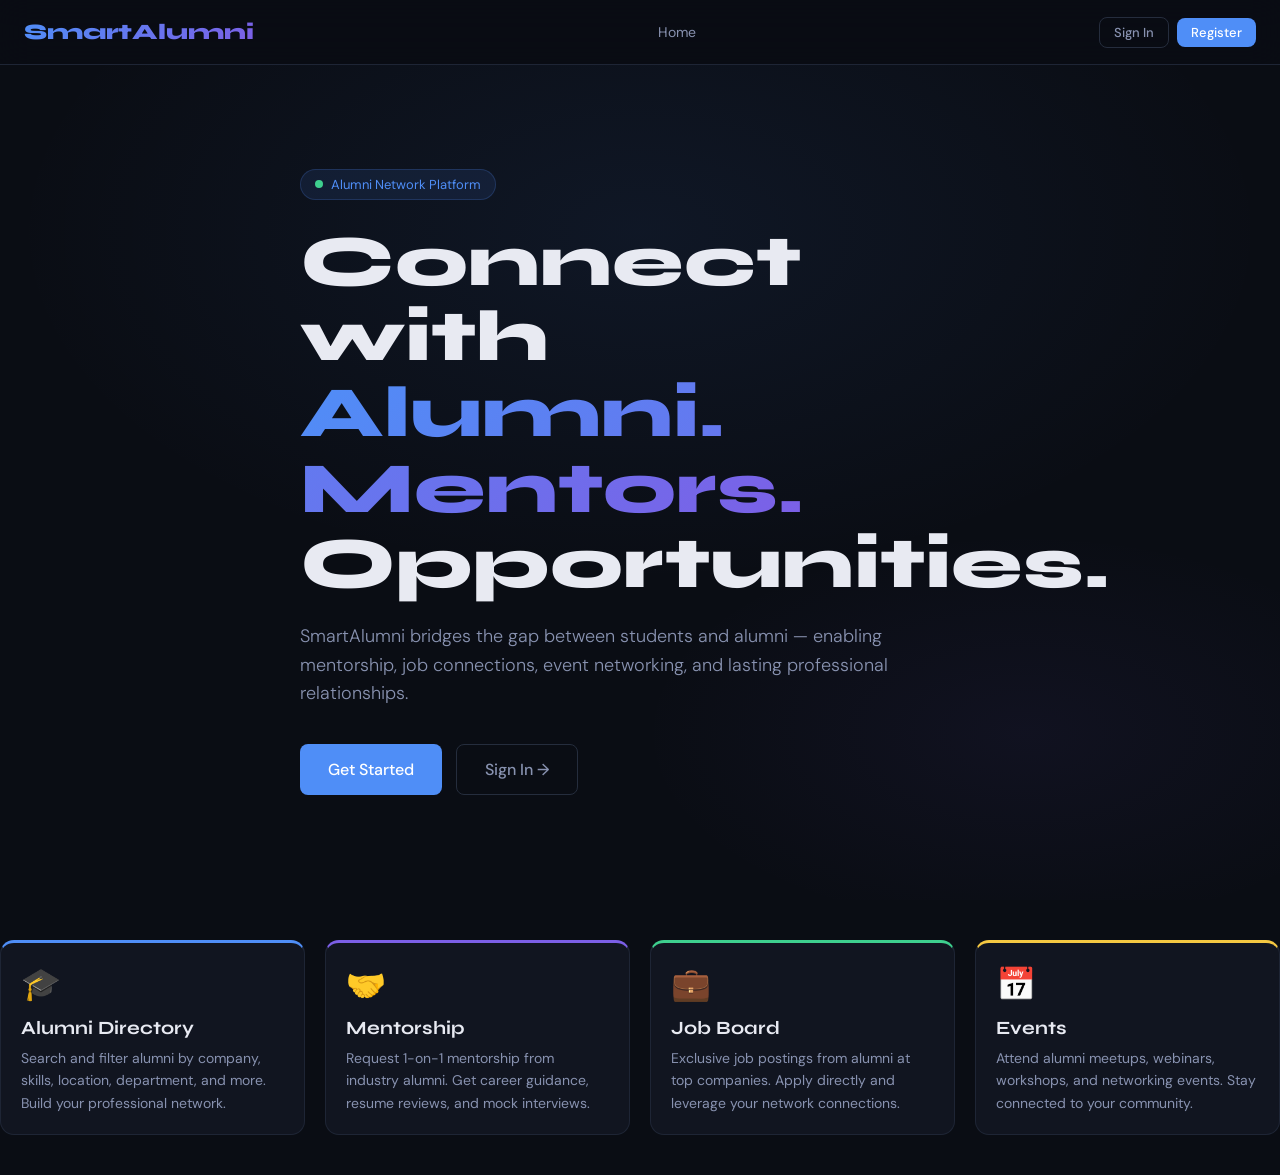
<file: Frontend/index.html>
<!DOCTYPE html>
<html lang="en">

<head>
  <meta charset="UTF-8" />
  <meta name="viewport" content="width=device-width, initial-scale=1.0" />
  <title>SmartAlumni — Connect. Mentor. Grow.</title>
  <link
    href="https://fonts.googleapis.com/css2?family=Syne:wght@400;600;700;800&family=DM+Sans:ital,wght@0,300;0,400;0,500;1,300&display=swap"
    rel="stylesheet" />
  <link rel="stylesheet" href="style.css" />
</head>

<body>

  <!-- TOAST CONTAINER -->
  <div id="toast-container"></div>

  <!-- MODALS -->
  <!-- Login Modal -->
  <div class="modal-overlay" id="modal-login">
    <div class="modal">
      <div class="auth-logo">
        <div class="logo">SmartAlumni</div>
        <p>Sign in to your account</p>
      </div>
      <div class="form-group"><label>Email</label><input type="email" id="login-email" placeholder="you@example.com" />
      </div>
      <div class="form-group"><label>Password</label><input type="password" id="login-password"
          placeholder="••••••••" /></div>
      <button class="btn btn-primary btn-full" onclick="doLogin()" id="login-btn">Sign In</button>
      <div class="auth-switch">Don't have an account? <a
          onclick="closeModal('modal-login');openModal('modal-register')">Register</a></div>
      <div class="auth-switch" style="margin-top:8px;"><a
          onclick="closeModal('modal-login');openModal('modal-forgot')">Forgot password?</a></div>
    </div>
  </div>

  <!-- Register Modal -->
  <div class="modal-overlay" id="modal-register">
    <div class="modal">
      <div class="auth-logo">
        <div class="logo">SmartAlumni</div>
        <p>Create your account</p>
      </div>
      <div class="form-group">
        <label>I am a</label>
        <div class="role-select">
          <button class="role-btn active" onclick="setRegRole('STUDENT',this)"><span
              class="role-icon">🎓</span>Student</button>
          <button class="role-btn" onclick="setRegRole('ALUMNI',this)"><span class="role-icon">💼</span>Alumni</button>
          <button class="role-btn" onclick="setRegRole('ADMIN',this)"><span class="role-icon">🛡️</span>Admin</button>
        </div>
      </div>
      <div class="form-row">
        <div class="form-group"><label>Full Name</label><input type="text" id="reg-name" placeholder="John Doe" /></div>
        <div class="form-group"><label>Email</label><input type="email" id="reg-email" placeholder="you@example.com" />
        </div>
      </div>
      <div class="form-group"><label>Password</label><input type="password" id="reg-password"
          placeholder="Min 6 characters" /></div>
      <div class="form-row" id="reg-extra-student">
        <div class="form-group"><label>Department</label><input type="text" id="reg-dept"
            placeholder="Computer Science" /></div>
        <div class="form-group"><label>Graduation Year</label><input type="text" id="reg-grad" placeholder="2026" />
        </div>
      </div>
      <div id="reg-extra-alumni" style="display:none;">
        <div class="form-row">
          <div class="form-group"><label>Company</label><input type="text" id="reg-company" placeholder="Google" />
          </div>
          <div class="form-group"><label>Job Title</label><input type="text" id="reg-job"
              placeholder="Software Engineer" /></div>
        </div>
        <div class="form-row">
          <div class="form-group"><label>Department</label><input type="text" id="reg-dept2"
              placeholder="Computer Science" /></div>
          <div class="form-group"><label>Graduation Year</label><input type="text" id="reg-grad2" placeholder="2021" />
          </div>
        </div>
      </div>
      <button class="btn btn-primary btn-full" onclick="doRegister()">Create Account</button>
      <div class="auth-switch">Already have an account? <a
          onclick="closeModal('modal-register');openModal('modal-login')">Sign In</a></div>
    </div>
  </div>

  <!-- Forgot Password -->
  <div class="modal-overlay" id="modal-forgot">
    <div class="modal">
      <span class="modal-close" onclick="closeModal('modal-forgot')">✕</span>
      <h3>Reset Password</h3>
      <div class="form-group"><label>Email</label><input type="email" id="forgot-email" placeholder="your@email.com" />
      </div>
      <button class="btn btn-primary btn-full" onclick="doForgotPassword()">Send Reset Link</button>
    </div>
  </div>

  <!-- Create Event -->
  <div class="modal-overlay" id="modal-event">
    <div class="modal">
      <span class="modal-close" onclick="closeModal('modal-event')">✕</span>
      <h3 id="event-modal-title">Create Event</h3>
      <div class="form-group"><label>Title</label><input type="text" id="event-title"
          placeholder="Annual Alumni Meet" /></div>
      <div class="form-group"><label>Description</label><textarea id="event-desc"
          placeholder="Event details..."></textarea></div>
      <div class="form-row">
        <div class="form-group"><label>Location</label><input type="text" id="event-loc"
            placeholder="Auditorium / Online" /></div>
        <div class="form-group"><label>Date</label><input type="date" id="event-date" /></div>
      </div>
      <button class="btn btn-primary btn-full" onclick="saveEvent()" id="event-save-btn">Create Event</button>
    </div>
  </div>

  <!-- Post Job -->
  <div class="modal-overlay" id="modal-job">
    <div class="modal">
      <span class="modal-close" onclick="closeModal('modal-job')">✕</span>
      <h3>Post Job Opportunity</h3>
      <div class="form-group"><label>Job Title</label><input type="text" id="job-title"
          placeholder="Frontend Developer" /></div>
      <div class="form-group"><label>Company</label><input type="text" id="job-company" placeholder="Acme Inc." /></div>
      <div class="form-group"><label>Description</label><textarea id="job-desc"
          placeholder="Job responsibilities, requirements..."></textarea></div>
      <button class="btn btn-primary btn-full" onclick="postJob()">Post Job</button>
    </div>
  </div>

  <!-- Mentorship Request -->
  <div class="modal-overlay" id="modal-mentorship">
    <div class="modal">
      <span class="modal-close" onclick="closeModal('modal-mentorship')">✕</span>
      <h3>Request Mentorship</h3>
      <div class="form-group"><label>Mentor ID</label><input type="number" id="mentor-id" placeholder="Alumni ID" />
      </div>
      <div class="form-group"><label>Topic</label><input type="text" id="mentor-topic"
          placeholder="Career guidance, Resume review..." /></div>
      <div class="form-group"><label>Message</label><textarea id="mentor-msg"
          placeholder="Introduce yourself and explain what you're looking for..."></textarea></div>
      <button class="btn btn-primary btn-full" onclick="sendMentorshipRequest()">Send Request</button>
    </div>
  </div>

  <!-- Accept & Schedule -->
  <div class="modal-overlay" id="modal-schedule">
    <div class="modal">
      <span class="modal-close" onclick="closeModal('modal-schedule')">✕</span>
      <h3>Accept & Schedule Session</h3>
      <input type="hidden" id="schedule-mentorship-id" />
      <div class="form-group"><label>Meeting Type</label>
        <select id="schedule-type">
          <option value="Online">Online</option>
          <option value="In-Person">In-Person</option>
        </select>
      </div>
      <div class="form-group"><label>Meeting Link / Location</label><input type="text" id="schedule-link"
          placeholder="https://meet.google.com/..." /></div>
      <div class="form-group"><label>Scheduled At</label><input type="datetime-local" id="schedule-at" /></div>
      <button class="btn btn-primary btn-full" onclick="acceptAndSchedule()">Confirm & Schedule</button>
    </div>
  </div>

  <!-- Feedback -->
  <div class="modal-overlay" id="modal-feedback">
    <div class="modal">
      <span class="modal-close" onclick="closeModal('modal-feedback')">✕</span>
      <h3>Leave Feedback</h3>
      <input type="hidden" id="feedback-id" />
      <div class="form-group"><label>Rating (1–5)</label><input type="number" id="feedback-rating" min="1" max="5"
          placeholder="5" /></div>
      <div class="form-group"><label>Feedback</label><textarea id="feedback-msg"
          placeholder="How was your session?"></textarea></div>
      <button class="btn btn-primary btn-full" onclick="submitFeedback()">Submit Feedback</button>
    </div>
  </div>

  <!-- Edit Profile -->
  <div class="modal-overlay" id="modal-profile">
    <div class="modal">
      <span class="modal-close" onclick="closeModal('modal-profile')">✕</span>
      <h3>Edit Profile</h3>
      <div class="form-group"><label>Bio</label><textarea id="p-bio" placeholder="Tell us about yourself..."></textarea>
      </div>
      <div class="form-group"><label>Skills (comma separated)</label><input type="text" id="p-skills"
          placeholder="Java, Spring Boot, React" /></div>
      <div class="form-row">
        <div class="form-group"><label>Current Company</label><input type="text" id="p-company" placeholder="Google" />
        </div>
        <div class="form-group"><label>Current Role</label><input type="text" id="p-role"
            placeholder="Software Engineer" /></div>
      </div>
      <div class="form-row">
        <div class="form-group"><label>Experience</label><input type="text" id="p-exp" placeholder="3 years" /></div>
        <div class="form-group"><label>Resume URL</label><input type="text" id="p-resume" placeholder="https://..." />
        </div>
      </div>
      <button class="btn btn-primary btn-full" onclick="saveProfile()">Save Profile</button>
    </div>
  </div>

  <!-- NAV -->
  <nav>
    <div class="nav-inner">
      <div class="logo" onclick="showPage('home')">SmartAlumni</div>
      <div class="nav-links" id="nav-links">
        <button class="nav-link" onclick="showPage('home')">Home</button>
        <button class="nav-link" id="nav-alumni" onclick="showPage('alumni')" style="display:none">Alumni</button>
        <button class="nav-link" id="nav-events" onclick="showPage('events')" style="display:none">Events</button>
        <button class="nav-link" id="nav-jobs" onclick="showPage('jobs')" style="display:none">Jobs</button>
        <button class="nav-link" id="nav-mentorship" onclick="showPage('mentorship')"
          style="display:none">Mentorship</button>
        <button class="nav-link" id="nav-profile" onclick="showPage('profile')" style="display:none">Profile</button>
        <button class="nav-link" id="nav-admin" onclick="showPage('admin')" style="display:none">Admin</button>
      </div>
      <div class="nav-auth" id="nav-auth">
        <button class="btn btn-ghost btn-sm" onclick="openModal('modal-login')">Sign In</button>
        <button class="btn btn-primary btn-sm" onclick="openModal('modal-register')">Register</button>
      </div>
      <div class="nav-user" id="nav-user" style="display:none">
        <div class="avatar" id="nav-avatar">U</div>
        <span class="nav-user-name" id="nav-user-name"></span>
        <button class="btn btn-ghost btn-sm" onclick="doLogout()">Logout</button>
      </div>
      <button class="hamburger" onclick="toggleMobile()">☰</button>
    </div>
  </nav>

  <div class="mobile-menu" id="mobile-menu">
    <button class="nav-link" onclick="showPage('home');closeMobile()">🏠 Home</button>
    <button class="nav-link" id="mob-alumni" onclick="showPage('alumni');closeMobile()" style="display:none">👥
      Alumni</button>
    <button class="nav-link" id="mob-events" onclick="showPage('events');closeMobile()" style="display:none">📅
      Events</button>
    <button class="nav-link" id="mob-jobs" onclick="showPage('jobs');closeMobile()" style="display:none">💼
      Jobs</button>
    <button class="nav-link" id="mob-mentorship" onclick="showPage('mentorship');closeMobile()" style="display:none">🤝
      Mentorship</button>
    <button class="nav-link" id="mob-profile" onclick="showPage('profile');closeMobile()" style="display:none">👤
      Profile</button>
    <button class="nav-link" id="mob-admin" onclick="showPage('admin');closeMobile()" style="display:none">🛡️
      Admin</button>
    <button class="nav-link" onclick="openModal('modal-login');closeMobile()" id="mob-login">Sign In</button>
    <button class="nav-link" onclick="doLogout();closeMobile()" id="mob-logout" style="display:none">Logout</button>
  </div>

  <main>

    <!-- ═══ HOME ═══ -->
    <div class="page active" id="page-home">
      <div class="hero">
        <div class="hero-bg"></div>
        <div class="container">
          <div class="hero-content">
            <div class="hero-eyebrow"><span class="ping"></span> Alumni Network Platform</div>
            <h1>Connect with<br /><span>Alumni. Mentors.</span><br />Opportunities.</h1>
            <p class="hero-desc">SmartAlumni bridges the gap between students and alumni — enabling mentorship, job
              connections, event networking, and lasting professional relationships.</p>
            <div class="hero-actions">
              <button class="btn btn-primary" style="padding:14px 28px;font-size:16px;"
                onclick="openModal('modal-register')">Get Started

              </button>
              <button class="btn btn-ghost" style="padding:14px 28px;font-size:16px;"
                onclick="openModal('modal-login')">Sign In →</button>
            </div>
          </div>
        </div>

      </div>

      <div class="container section">


        <div style="display:grid;grid-template-columns:repeat(auto-fill,minmax(260px,1fr));gap:20px;">
          <div class="card" style="border-top:3px solid var(--accent);">
            <div style="font-size:32px;margin-bottom:12px;">🎓</div>
            <h3 style="margin-bottom:8px;">Alumni Directory</h3>
            <p style="font-size:14px;color:var(--muted2);line-height:1.6;">Search and filter alumni by company, skills,
              location, department, and more. Build your professional network.</p>
          </div>
          <div class="card" style="border-top:3px solid var(--accent2);">
            <div style="font-size:32px;margin-bottom:12px;">🤝</div>
            <h3 style="margin-bottom:8px;">Mentorship</h3>
            <p style="font-size:14px;color:var(--muted2);line-height:1.6;">Request 1-on-1 mentorship from industry
              alumni. Get career guidance, resume reviews, and mock interviews.</p>
          </div>
          <div class="card" style="border-top:3px solid var(--accent3);">
            <div style="font-size:32px;margin-bottom:12px;">💼</div>
            <h3 style="margin-bottom:8px;">Job Board</h3>
            <p style="font-size:14px;color:var(--muted2);line-height:1.6;">Exclusive job postings from alumni at top
              companies. Apply directly and leverage your network connections.</p>
          </div>
          <div class="card" style="border-top:3px solid var(--gold);">
            <div style="font-size:32px;margin-bottom:12px;">📅</div>
            <h3 style="margin-bottom:8px;">Events</h3>
            <p style="font-size:14px;color:var(--muted2);line-height:1.6;">Attend alumni meetups, webinars, workshops,
              and networking events. Stay connected to your community.</p>
          </div>
        </div>
      </div>
    </div>

    <!-- ═══ ALUMNI ═══ -->
    <div class="page" id="page-alumni">
      <div class="container section">
        <div class="section-header">
          <div>
            <div class="section-title">Alumni Directory</div>
            <div class="section-sub">Search and connect with fellow alumni</div>
          </div>
        </div>
        <div class="search-bar">
          <input class="search-input" id="alumni-search" placeholder="🔍 Search by name, company, skills..."
            oninput="filterAlumni()" />
          <button class="btn btn-ghost btn-sm" onclick="loadAlumni()">Refresh</button>
        </div>
        <div class="filter-chips">
          <button class="chip active" onclick="setAlumniFilter('all',this)">All</button>
          <button class="chip" onclick="promptFilter('domain')">By Domain</button>
          <button class="chip" onclick="promptFilter('skills')">By Skills</button>
          <button class="chip" onclick="promptFilter('company')">By Company</button>
          <button class="chip" onclick="promptFilter('location')">By Location</button>
          <button class="chip" onclick="promptFilter('batch')">By Batch</button>
          <button class="chip" onclick="promptFilter('department')">By Dept</button>
        </div>
        <div id="alumni-grid" class="card-grid">
          <div class="loading-overlay"><span class="spinner"></span> Loading alumni...</div>
        </div>
      </div>
    </div>

    <!-- ═══ EVENTS ═══ -->
    <div class="page" id="page-events">
      <div class="container section">
        <div class="section-header">
          <div>
            <div class="section-title">Events</div>
            <div class="section-sub">Upcoming alumni meetups and events</div>
          </div>
          <div id="events-admin-btn" style="display:none;">
            <button class="btn btn-primary btn-sm" onclick="openEventModal()">+ Create Event</button>
          </div>
        </div>
        <div id="events-grid" class="card-grid">
          <div class="loading-overlay"><span class="spinner"></span> Loading events...</div>
        </div>
      </div>
    </div>

    <!-- ═══ JOBS ═══ -->
    <div class="page" id="page-jobs">
      <div class="container section">
        <div class="section-header">
          <div>
            <div class="section-title">Job Opportunities</div>
            <div class="section-sub">Exclusive postings from alumni network</div>
          </div>
          <button class="btn btn-primary btn-sm" id="post-job-btn" onclick="openModal('modal-job')"
            style="display:none">+ Post Job</button>
        </div>
        <div id="jobs-grid" class="card-grid">
          <div class="loading-overlay"><span class="spinner"></span> Loading jobs...</div>
        </div>
      </div>
    </div>

    <!-- ═══ MENTORSHIP ═══ -->
    <div class="page" id="page-mentorship">
      <div class="container section">
        <div class="section-header">
          <div>
            <div class="section-title">Mentorship</div>
            <div class="section-sub">Connect with mentors or manage your requests</div>
          </div>
          <button class="btn btn-primary btn-sm" id="req-mentorship-btn" onclick="openModal('modal-mentorship')"
            style="display:none">+ Request Mentor</button>
        </div>
        <div class="tabs">
          <button class="tab active" onclick="switchMentorTab('student',this)" id="tab-student">My Requests</button>
          <button class="tab" onclick="switchMentorTab('mentor',this)" id="tab-mentor">As Mentor</button>
        </div>
        <div id="mentorship-list">
          <div class="loading-overlay"><span class="spinner"></span> Loading...</div>
        </div>
      </div>
    </div>

    <!-- ═══ PROFILE ═══ -->
    <div class="page" id="page-profile">
      <div class="container section">
        <div class="profile-hero">
          <div class="profile-avatar-big" id="profile-avatar-big">U</div>
          <div class="profile-info">
            <h2 id="profile-fullname">Your Name</h2>
            <p id="profile-email-disp">email@example.com</p>
            <p id="profile-role-disp" style="margin-top:4px;"></p>
          </div>
          <div style="margin-left:auto;">
            <button class="btn btn-ghost btn-sm" onclick="openProfileModal()">✏️ Edit Profile</button>
          </div>
        </div>
        <div class="profile-grid">
          <div class="card">
            <h4 style="margin-bottom:16px;font-size:16px;">Profile Details</h4>
            <div id="profile-details">
              <div class="loading-overlay" style="padding:30px;"><span class="spinner"></span></div>
            </div>
          </div>
          <div class="card">
            <h4 style="margin-bottom:16px;font-size:16px;">Skills</h4>
            <div id="profile-skills-display" class="alumni-skills"></div>
          </div>
        </div>
      </div>
    </div>

    <!-- ═══ ADMIN ═══ -->
    <div class="page" id="page-admin">
      <div class="container section">
        <div class="section-header">
          <div>
            <div class="section-title">Admin Dashboard</div>
            <div class="section-sub">Manage users and platform data</div>
          </div>
        </div>
        <div class="tabs">
          <button class="tab active" onclick="switchAdminTab('users',this)">Users</button>
          <button class="tab" onclick="switchAdminTab('events',this)">Events</button>
          <button class="tab" onclick="switchAdminTab('jobs',this)">Jobs</button>
        </div>
        <div id="admin-content">
          <div class="loading-overlay"><span class="spinner"></span> Loading...</div>
        </div>
      </div>
    </div>
    

  </main>


  <script src="script.js"></script>
</body>

</html>
</file>
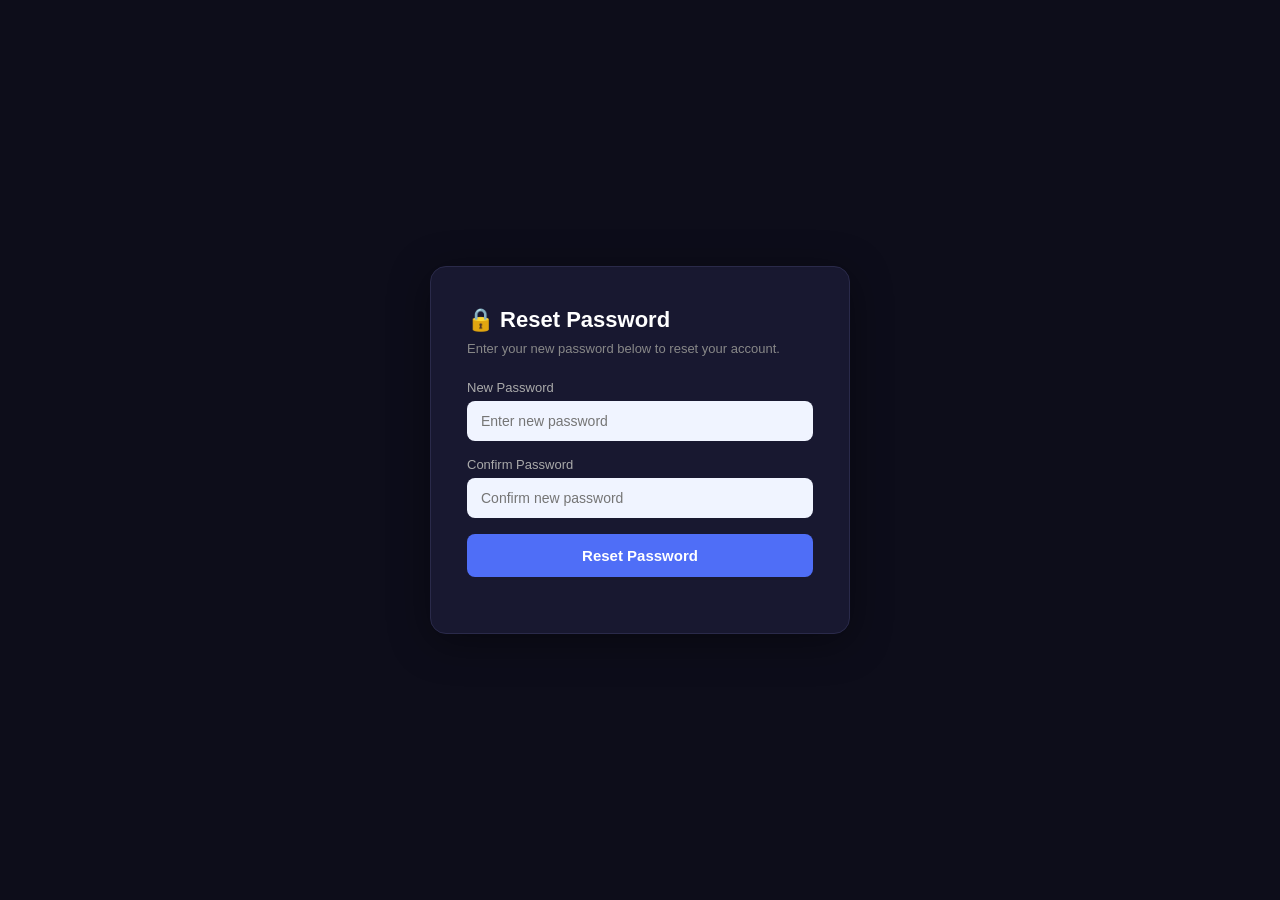
<file: Frontend/reset-password.html>
<!DOCTYPE html>
<html lang="en">
<head>
  <meta charset="UTF-8" />
  <meta name="viewport" content="width=device-width, initial-scale=1.0"/>
  <title>Reset Password – SmartAlumni</title>
  <style>
    * { box-sizing: border-box; margin: 0; padding: 0; }
    body {
      min-height: 100vh;
      display: flex;
      align-items: center;
      justify-content: center;
      background: #0d0d1a;
      font-family: 'Segoe UI', sans-serif;
      color: #fff;
    }
    .card {
      background: #181830;
      border: 1px solid #2a2a4a;
      border-radius: 16px;
      padding: 40px 36px;
      width: 100%;
      max-width: 420px;
      box-shadow: 0 8px 40px rgba(0,0,0,0.4);
    }
    h2 { font-size: 22px; margin-bottom: 8px; }
    p { font-size: 13px; color: #888; margin-bottom: 24px; }
    label { font-size: 13px; color: #aaa; display: block; margin-bottom: 6px; }
    input {
      width: 100%; padding: 12px 14px;
      background: #f0f4ff; color: #111;
      border: none; border-radius: 8px;
      font-size: 14px; margin-bottom: 16px;
      outline: none;
    }
    button {
      width: 100%; padding: 13px;
      background: #4f6ef7; color: #fff;
      border: none; border-radius: 8px;
      font-size: 15px; font-weight: 600;
      cursor: pointer; transition: background 0.2s;
    }
    button:hover { background: #3a58e0; }
    button:disabled { background: #555; cursor: not-allowed; }
    .msg { margin-top: 16px; font-size: 14px; text-align: center; }
    .msg.success { color: #4caf50; }
    .msg.error { color: #f44336; }
  </style>
</head>
<body>
  <div class="card">
    <h2>🔒 Reset Password</h2>
    <p>Enter your new password below to reset your account.</p>

    <label for="new-password">New Password</label>
    <input type="password" id="new-password" placeholder="Enter new password" />

    <label for="confirm-password">Confirm Password</label>
    <input type="password" id="confirm-password" placeholder="Confirm new password" />

    <button id="reset-btn" onclick="doReset()">Reset Password</button>
    <div class="msg" id="msg"></div>
  </div>

  <script>
    const API = 'http://localhost:8080/api';

    function getTokenFromUrl() {
      const params = new URLSearchParams(window.location.search);
      return params.get('token');
    }

    function showMsg(text, type) {
      const el = document.getElementById('msg');
      el.textContent = text;
      el.className = 'msg ' + type;
    }

    function doReset() {
      const token = getTokenFromUrl();
      if (!token) { showMsg('Invalid or missing reset token.', 'error'); return; }

      const newPassword = document.getElementById('new-password').value;
      const confirmPassword = document.getElementById('confirm-password').value;

      if (!newPassword || newPassword.length < 6) {
        showMsg('Password must be at least 6 characters.', 'error'); return;
      }
      if (newPassword !== confirmPassword) {
        showMsg('Passwords do not match.', 'error'); return;
      }

      const btn = document.getElementById('reset-btn');
      btn.disabled = true;
      btn.textContent = 'Resetting...';

      fetch(`${API}/auth/reset-password?token=${encodeURIComponent(token)}&newPassword=${encodeURIComponent(newPassword)}`, {
        method: 'POST'
      })
        .then(async r => {
          const data = await r.json();
          if (!r.ok) throw new Error(data.message || 'Reset failed');
          showMsg('✅ Password reset! Redirecting to login...', 'success');
          setTimeout(() => window.location.href = '/Frontend/index.html', 2500);
        })
        .catch(e => {
          showMsg('❌ ' + e.message, 'error');
          btn.disabled = false;
          btn.textContent = 'Reset Password';
        });
    }
  </script>
</body>
</html>
</file>
<file: Frontend/style.css>
:root {
  --bg: #0a0d14;
  --surface: #111520;
  --surface2: #161b28;
  --border: #1e2535;
  --border2: #252d3d;
  --accent: #4f8ef7;
  --accent2: #7c5fe6;
  --accent3: #3ecf8e;
  --gold: #f5c842;
  --danger: #e55;
  --text: #e8eaf2;
  --muted: #6b7494;
  --muted2: #8892b0;
  --radius: 14px;
  --radius-sm: 8px;
  --glow: 0 0 40px rgba(79, 142, 247, 0.12);
  --shadow: 0 4px 24px rgba(0, 0, 0, 0.4);
}

* {
  box-sizing: border-box;
  margin: 0;
  padding: 0;
}

html {
  scroll-behavior: smooth;
}

body {
  font-family: 'DM Sans', sans-serif;
  background: var(--bg);
  color: var(--text);
  min-height: 100vh;
  overflow-x: hidden;
}

h1,
h2,
h3,
h4,
.logo {
  font-family: 'Syne', sans-serif;
}

/* ─── SCROLLBAR ─── */
::-webkit-scrollbar {
  width: 6px;
}

::-webkit-scrollbar-track {
  background: var(--surface);
}

::-webkit-scrollbar-thumb {
  background: var(--border2);
  border-radius: 3px;
}

/* ─── TOASTS ─── */
#toast-container {
  position: fixed;
  bottom: 24px;
  right: 24px;
  z-index: 9999;
  display: flex;
  flex-direction: column;
  gap: 10px;
}

.toast {
  background: var(--surface2);
  border: 1px solid var(--border2);
  color: var(--text);
  padding: 12px 18px;
  border-radius: var(--radius-sm);
  font-size: 14px;
  box-shadow: var(--shadow);
  animation: slideUp .3s ease;
  max-width: 300px;
}

.toast.success {
  border-color: var(--accent3);
  color: var(--accent3);
}

.toast.error {
  border-color: var(--danger);
  color: #ff8888;
}

@keyframes slideUp {
  from {
    opacity: 0;
    transform: translateY(20px);
  }

  to {
    opacity: 1;
    transform: translateY(0);
  }
}

/* ─── MODAL ─── */
.modal-overlay {
  display: none;
  position: fixed;
  inset: 0;
  background: rgba(0, 0, 0, 0.75);
  backdrop-filter: blur(4px);
  z-index: 1000;
  align-items: center;
  justify-content: center;
  padding: 16px;
}

.modal-overlay.open {
  display: flex;
}

.modal {
  background: var(--surface);
  border: 1px solid var(--border2);
  border-radius: var(--radius);
  padding: 28px;
  width: 100%;
  max-width: 480px;
  max-height: 90vh;
  overflow-y: auto;
  animation: fadeIn .2s ease;
}

@keyframes fadeIn {
  from {
    opacity: 0;
    transform: scale(.96);
  }

  to {
    opacity: 1;
    transform: scale(1);
  }
}

.modal h3 {
  font-size: 20px;
  margin-bottom: 20px;
  color: var(--text);
}

.modal-close {
  float: right;
  cursor: pointer;
  color: var(--muted);
  font-size: 20px;
  line-height: 1;
}

.modal-close:hover {
  color: var(--text);
}

/* ─── FORMS ─── */
.form-group {
  margin-bottom: 16px;
}

.form-group label {
  display: block;
  font-size: 13px;
  color: var(--muted2);
  margin-bottom: 6px;
  font-weight: 500;
}

.form-group input,
.form-group select,
.form-group textarea {
  width: 100%;
  background: var(--surface2);
  border: 1px solid var(--border2);
  color: var(--text);
  padding: 10px 14px;
  border-radius: var(--radius-sm);
  font-size: 14px;
  font-family: 'DM Sans', sans-serif;
  transition: border-color .2s;
  outline: none;
}

.form-group input:focus,
.form-group select:focus,
.form-group textarea:focus {
  border-color: var(--accent);
}

.form-group textarea {
  resize: vertical;
  min-height: 90px;
}

.form-group select option {
  background: var(--surface2);
}

.form-row {
  display: grid;
  grid-template-columns: 1fr 1fr;
  gap: 12px;
}

/* ─── BUTTONS ─── */
.btn {
  display: inline-flex;
  align-items: center;
  gap: 8px;
  padding: 10px 20px;
  border-radius: var(--radius-sm);
  font-size: 14px;
  font-weight: 500;
  cursor: pointer;
  border: none;
  transition: all .2s;
  font-family: 'DM Sans', sans-serif;
}

.btn-primary {
  background: var(--accent);
  color: #fff;
}

.btn-primary:hover {
  background: #3a7de8;
  box-shadow: 0 0 20px rgba(79, 142, 247, .3);
}

.btn-ghost {
  background: transparent;
  color: var(--muted2);
  border: 1px solid var(--border2);
}

.btn-ghost:hover {
  background: var(--surface2);
  color: var(--text);
}

.btn-danger {
  background: rgba(238, 85, 85, .15);
  color: #ff8888;
  border: 1px solid rgba(238, 85, 85, .3);
}

.btn-danger:hover {
  background: rgba(238, 85, 85, .25);
}

.btn-success {
  background: rgba(62, 207, 142, .15);
  color: var(--accent3);
  border: 1px solid rgba(62, 207, 142, .3);
}

.btn-success:hover {
  background: rgba(62, 207, 142, .25);
}

.btn-sm {
  padding: 6px 14px;
  font-size: 13px;
}

.btn-full {
  width: 100%;
  justify-content: center;
}

.btn:disabled {
  opacity: 0.5;
  cursor: not-allowed;
}

/* ─── NAV ─── */
nav {
  position: fixed;
  top: 0;
  left: 0;
  right: 0;
  z-index: 100;
  border-bottom: 1px solid var(--border);
  background: rgba(10, 13, 20, .92);
  backdrop-filter: blur(16px);
}

.nav-inner {
  max-width: 1280px;
  margin: 0 auto;
  padding: 0 24px;
  height: 64px;
  display: flex;
  align-items: center;
  justify-content: space-between;
}

.logo {
  font-size: 22px;
  font-weight: 800;
  background: linear-gradient(135deg, var(--accent), var(--accent2));
  -webkit-background-clip: text;
  -webkit-text-fill-color: transparent;
  cursor: pointer;
}

.nav-links {
  display: flex;
  align-items: center;
  gap: 6px;
}

.nav-link {
  padding: 8px 14px;
  border-radius: var(--radius-sm);
  font-size: 14px;
  color: var(--muted2);
  cursor: pointer;
  transition: all .2s;
  border: none;
  background: none;
  font-family: 'DM Sans', sans-serif;
}

.nav-link:hover,
.nav-link.active {
  color: var(--text);
  background: var(--surface2);
}

.nav-auth {
  display: flex;
  gap: 8px;
  align-items: center;
}

.nav-user {
  display: flex;
  align-items: center;
  gap: 10px;
}

.avatar {
  width: 34px;
  height: 34px;
  border-radius: 50%;
  background: linear-gradient(135deg, var(--accent), var(--accent2));
  display: flex;
  align-items: center;
  justify-content: center;
  font-size: 13px;
  font-weight: 700;
  color: #fff;
  flex-shrink: 0;
}

.nav-user-name {
  font-size: 14px;
  color: var(--muted2);
}

.hamburger {
  display: none;
  background: none;
  border: none;
  color: var(--text);
  cursor: pointer;
  padding: 8px;
}

/* ─── MOBILE NAV ─── */
.mobile-menu {
  display: none;
  position: fixed;
  top: 64px;
  left: 0;
  right: 0;
  background: var(--surface);
  border-bottom: 1px solid var(--border);
  padding: 12px;
  z-index: 99;
  flex-direction: column;
  gap: 4px;
}

.mobile-menu.open {
  display: flex;
}

.mobile-menu .nav-link {
  text-align: left;
}

/* ─── LAYOUT ─── */
main {
  padding-top: 64px;
  min-height: 100vh;
}

.page {
  display: none;
  animation: fadeIn .3s ease;
}

.page.active {
  display: block;
}

.container {
  max-width: 1280px;
  margin: 0 auto;
  padding: 0 24px;
}

.section {
  padding: 40px 0;
}

.section-header {
  margin-bottom: 28px;
  display: flex;
  align-items: center;
  justify-content: space-between;
  flex-wrap: wrap;
  gap: 12px;
}

.section-title {
  font-size: 24px;
  font-weight: 700;
}

.section-sub {
  font-size: 14px;
  color: var(--muted);
  margin-top: 4px;
}

/* ─── CARDS ─── */
.card {
  background: var(--surface);
  border: 1px solid var(--border);
  border-radius: var(--radius);
  padding: 20px;
  transition: border-color .2s, box-shadow .2s;
}

.card:hover {
  border-color: var(--border2);
  box-shadow: var(--glow);
}

.card-grid {
  display: grid;
  grid-template-columns: repeat(auto-fill, minmax(280px, 1fr));
  gap: 16px;
}

/* ─── BADGE ─── */
.badge {
  display: inline-block;
  padding: 3px 10px;
  border-radius: 20px;
  font-size: 12px;
  font-weight: 500;
}

.badge-blue {
  background: rgba(79, 142, 247, .15);
  color: var(--accent);
}

.badge-purple {
  background: rgba(124, 95, 230, .15);
  color: var(--accent2);
}

.badge-green {
  background: rgba(62, 207, 142, .15);
  color: var(--accent3);
}

.badge-yellow {
  background: rgba(245, 200, 66, .15);
  color: var(--gold);
}

.badge-red {
  background: rgba(238, 85, 85, .15);
  color: #ff8888;
}

/* ─── STATS ─── */
.stats-row {
  display: grid;
  grid-template-columns: repeat(auto-fill, minmax(160px, 1fr));
  gap: 16px;
  margin-bottom: 32px;
}

.stat-card {
  background: var(--surface);
  border: 1px solid var(--border);
  border-radius: var(--radius);
  padding: 20px;
  text-align: center;
}

.stat-num {
  font-size: 32px;
  font-weight: 800;
  font-family: 'Syne', sans-serif;
  background: linear-gradient(135deg, var(--accent), var(--accent2));
  -webkit-background-clip: text;
  -webkit-text-fill-color: transparent;
}

.stat-label {
  font-size: 13px;
  color: var(--muted);
  margin-top: 4px;
}

/* ─── HERO ─── */
.hero {
  min-height: calc(100vh - 64px);
  display: flex;
  align-items: center;
  position: relative;
  overflow: hidden;
}

.hero-bg {
  position: absolute;
  inset: 0;
  background: radial-gradient(ellipse 70% 60% at 50% 20%, rgba(79, 142, 247, .08) 0%, transparent 70%), radial-gradient(ellipse 50% 40% at 80% 80%, rgba(124, 95, 230, .06) 0%, transparent 60%);
  pointer-events: none;
}

.hero-content {
  position: relative;
  z-index: 1;
  max-width: 680px;
}

.hero-eyebrow {
  display: inline-flex;
  align-items: center;
  gap: 8px;
  padding: 6px 14px;
  background: rgba(79, 142, 247, .1);
  border: 1px solid rgba(79, 142, 247, .2);
  border-radius: 20px;
  font-size: 13px;
  color: var(--accent);
  margin-bottom: 24px;
}

.hero h1 {
  font-size: clamp(40px, 6vw, 72px);
  line-height: 1.05;
  font-weight: 800;
  margin-bottom: 20px;
}

.hero h1 span {
  background: linear-gradient(135deg, var(--accent), var(--accent2));
  -webkit-background-clip: text;
  -webkit-text-fill-color: transparent;
}

.hero-desc {
  font-size: 18px;
  color: var(--muted2);
  line-height: 1.6;
  margin-bottom: 36px;
  font-weight: 300;
}

.hero-actions {
  display: flex;
  gap: 14px;
  flex-wrap: wrap;
}

.hero-float {
  position: absolute;
  right: -40px;
  top: 50%;
  transform: translateY(-50%);
  width: 45%;
  max-width: 500px;
  display: grid;
  grid-template-columns: 1fr 1fr;
  gap: 12px;
  opacity: .7;
}

.hero-pill {
  background: var(--surface);
  border: 1px solid var(--border2);
  border-radius: var(--radius);
  padding: 16px;
  font-size: 13px;
  color: var(--muted2);
}

.hero-pill strong {
  display: block;
  font-size: 18px;
  font-family: 'Syne', sans-serif;
  color: var(--text);
  margin-bottom: 2px;
}

/* ─── SEARCH / FILTER ─── */
.search-bar {
  display: flex;
  gap: 10px;
  flex-wrap: wrap;
  margin-bottom: 20px;
}

.search-input {
  flex: 1;
  min-width: 200px;
  background: var(--surface);
  border: 1px solid var(--border2);
  color: var(--text);
  padding: 10px 16px;
  border-radius: var(--radius-sm);
  font-size: 14px;
  font-family: 'DM Sans', sans-serif;
  outline: none;
}

.search-input:focus {
  border-color: var(--accent);
}

.filter-chips {
  display: flex;
  gap: 8px;
  flex-wrap: wrap;
  margin-bottom: 16px;
}

.chip {
  padding: 5px 14px;
  border-radius: 20px;
  font-size: 13px;
  cursor: pointer;
  border: 1px solid var(--border2);
  background: transparent;
  color: var(--muted2);
  transition: all .2s;
  font-family: 'DM Sans', sans-serif;
}

.chip:hover,
.chip.active {
  background: var(--accent);
  border-color: var(--accent);
  color: #fff;
}

/* ─── ALUMNI CARD ─── */
.alumni-card {
  display: flex;
  flex-direction: column;
  gap: 12px;
}

.alumni-head {
  display: flex;
  align-items: center;
  gap: 12px;
}

.alumni-avatar {
  width: 46px;
  height: 46px;
  border-radius: 50%;
  background: linear-gradient(135deg, var(--accent), var(--accent2));
  display: flex;
  align-items: center;
  justify-content: center;
  font-size: 16px;
  font-weight: 700;
  color: #fff;
  flex-shrink: 0;
}

.alumni-name {
  font-weight: 600;
  font-size: 16px;
}

.alumni-role {
  font-size: 13px;
  color: var(--muted);
}

.alumni-meta {
  display: flex;
  gap: 8px;
  flex-wrap: wrap;
}

.alumni-skills {
  display: flex;
  gap: 6px;
  flex-wrap: wrap;
}

.skill-tag {
  padding: 3px 10px;
  background: var(--surface2);
  border: 1px solid var(--border2);
  border-radius: 20px;
  font-size: 12px;
  color: var(--muted2);
}

/* ─── EVENT CARD ─── */
.event-date {
  font-size: 12px;
  color: var(--muted);
  display: flex;
  align-items: center;
  gap: 6px;
  margin-bottom: 8px;
}

.event-title {
  font-size: 16px;
  font-weight: 600;
  margin-bottom: 6px;
}

.event-loc {
  font-size: 13px;
  color: var(--muted2);
  margin-bottom: 12px;
}

/* ─── JOB CARD ─── */
.job-company {
  font-size: 13px;
  color: var(--accent);
  margin-bottom: 4px;
}

.job-title {
  font-size: 17px;
  font-weight: 600;
  margin-bottom: 8px;
}

.job-desc {
  font-size: 13px;
  color: var(--muted2);
  line-height: 1.5;
  margin-bottom: 12px;
}

/* ─── PROFILE PAGE ─── */
.profile-hero {
  background: linear-gradient(135deg, var(--surface) 0%, var(--surface2) 100%);
  border: 1px solid var(--border);
  border-radius: var(--radius);
  padding: 28px;
  margin-bottom: 24px;
  display: flex;
  align-items: center;
  gap: 20px;
  flex-wrap: wrap;
}

.profile-avatar-big {
  width: 80px;
  height: 80px;
  border-radius: 50%;
  background: linear-gradient(135deg, var(--accent), var(--accent2));
  display: flex;
  align-items: center;
  justify-content: center;
  font-size: 30px;
  font-weight: 800;
  color: #fff;
  flex-shrink: 0;
}

.profile-info h2 {
  font-size: 22px;
}

.profile-info p {
  font-size: 14px;
  color: var(--muted2);
  margin-top: 4px;
}

.profile-grid {
  display: grid;
  grid-template-columns: 1fr 1fr;
  gap: 20px;
}

/* ─── TABLE ─── */
.table-wrap {
  overflow-x: auto;
  border: 1px solid var(--border);
  border-radius: var(--radius);
}

table {
  width: 100%;
  border-collapse: collapse;
  font-size: 14px;
}

th {
  background: var(--surface2);
  color: var(--muted2);
  padding: 12px 16px;
  text-align: left;
  font-weight: 500;
  font-size: 13px;
}

td {
  padding: 12px 16px;
  border-top: 1px solid var(--border);
}

tr:hover td {
  background: rgba(255, 255, 255, .02);
}

/* ─── MENTORSHIP ─── */
.mentorship-card {
  display: flex;
  flex-direction: column;
  gap: 10px;
}

.mentorship-status {
  display: flex;
  align-items: center;
  justify-content: space-between;
  flex-wrap: wrap;
  gap: 8px;
}

.mentorship-topic {
  font-size: 16px;
  font-weight: 600;
}

.mentorship-msg {
  font-size: 13px;
  color: var(--muted2);
  line-height: 1.5;
}

.mentorship-actions {
  display: flex;
  gap: 8px;
  flex-wrap: wrap;
}

/* ─── TABS ─── */
.tabs {
  display: flex;
  gap: 4px;
  border-bottom: 1px solid var(--border);
  margin-bottom: 24px;
  overflow-x: auto;
}

.tab {
  padding: 10px 18px;
  font-size: 14px;
  cursor: pointer;
  color: var(--muted2);
  border-bottom: 2px solid transparent;
  transition: all .2s;
  white-space: nowrap;
  background: none;
  border-top: none;
  border-left: none;
  border-right: none;
  font-family: 'DM Sans', sans-serif;
}

.tab:hover {
  color: var(--text);
}

.tab.active {
  color: var(--accent);
  border-bottom-color: var(--accent);
}

/* ─── EMPTY STATE ─── */
.empty {
  text-align: center;
  padding: 60px 24px;
  color: var(--muted);
}

.empty-icon {
  font-size: 48px;
  margin-bottom: 16px;
  opacity: .4;
}

.empty p {
  font-size: 15px;
}

/* ─── LOADING ─── */
.spinner {
  width: 20px;
  height: 20px;
  border: 2px solid var(--border2);
  border-top-color: var(--accent);
  border-radius: 50%;
  animation: spin .6s linear infinite;
  display: inline-block;
}

@keyframes spin {
  to {
    transform: rotate(360deg);
  }
}

.loading-overlay {
  display: flex;
  align-items: center;
  justify-content: center;
  padding: 60px;
  color: var(--muted);
  gap: 12px;
}

/* ─── AUTH PAGES ─── */
.auth-container {
  min-height: calc(100vh - 64px);
  display: flex;
  align-items: center;
  justify-content: center;
  padding: 24px;
}

.auth-card {
  background: var(--surface);
  border: 1px solid var(--border);
  border-radius: var(--radius);
  padding: 36px;
  width: 100%;
  max-width: 440px;
}

.auth-logo {
  text-align: center;
  margin-bottom: 28px;
}

.auth-logo .logo {
  font-size: 28px;
}

.auth-logo p {
  font-size: 14px;
  color: var(--muted);
  margin-top: 6px;
}

.auth-switch {
  text-align: center;
  margin-top: 20px;
  font-size: 14px;
  color: var(--muted2);
}

.auth-switch a {
  color: var(--accent);
  cursor: pointer;
  text-decoration: none;
}

.auth-switch a:hover {
  text-decoration: underline;
}

.divider {
  display: flex;
  align-items: center;
  gap: 12px;
  margin: 16px 0;
  color: var(--muted);
  font-size: 13px;
}

.divider::before,
.divider::after {
  content: '';
  flex: 1;
  height: 1px;
  background: var(--border);
}

.role-select {
  display: grid;
  grid-template-columns: repeat(3, 1fr);
  gap: 8px;
  margin-bottom: 16px;
}

.role-btn {
  padding: 10px;
  border: 1px solid var(--border2);
  border-radius: var(--radius-sm);
  text-align: center;
  cursor: pointer;
  transition: all .2s;
  background: var(--surface2);
  color: var(--muted2);
  font-size: 13px;
  font-family: 'DM Sans', sans-serif;
}

.role-btn.active {
  border-color: var(--accent);
  color: var(--accent);
  background: rgba(79, 142, 247, .1);
}

.role-btn .role-icon {
  font-size: 20px;
  display: block;
  margin-bottom: 4px;
}

/* ─── RESPONSIVE ─── */
@media(max-width:900px) {
  .hero-float {
    display: none;
  }

  .profile-grid {
    grid-template-columns: 1fr;
  }

  .form-row {
    grid-template-columns: 1fr;
  }
}

@media(max-width:640px) {
  .nav-links {
    display: none;
  }

  .hamburger {
    display: block;
  }

  .stats-row {
    grid-template-columns: 1fr 1fr;
  }

  .card-grid {
    grid-template-columns: 1fr;
  }

  .auth-card {
    padding: 24px;
  }

  .section {
    padding: 24px 0;
  }

  .container {
    padding: 0 16px;
  }
}

/* ─── PING DOT ─── */
.ping {
  width: 8px;
  height: 8px;
  border-radius: 50%;
  background: var(--accent3);
  display: inline-block;
  position: relative;
}

.ping::after {
  content: '';
  position: absolute;
  inset: -3px;
  border-radius: 50%;
  border: 2px solid var(--accent3);
  animation: ping 1.5s ease-in-out infinite;
  opacity: 0;
}

@keyframes ping {
  0% {
    opacity: .8;
    transform: scale(1);
  }

  100% {
    opacity: 0;
    transform: scale(2);
  }
}

/* ─── NOTIFICATION BAR ─── */
.notif-bar {
  background: linear-gradient(90deg, rgba(79, 142, 247, .1), rgba(124, 95, 230, .1));
  border-bottom: 1px solid rgba(79, 142, 247, .2);
  padding: 10px 24px;
  text-align: center;
  font-size: 13px;
  color: var(--muted2);
}

.notif-bar span {
  color: var(--accent);
}
</file>
